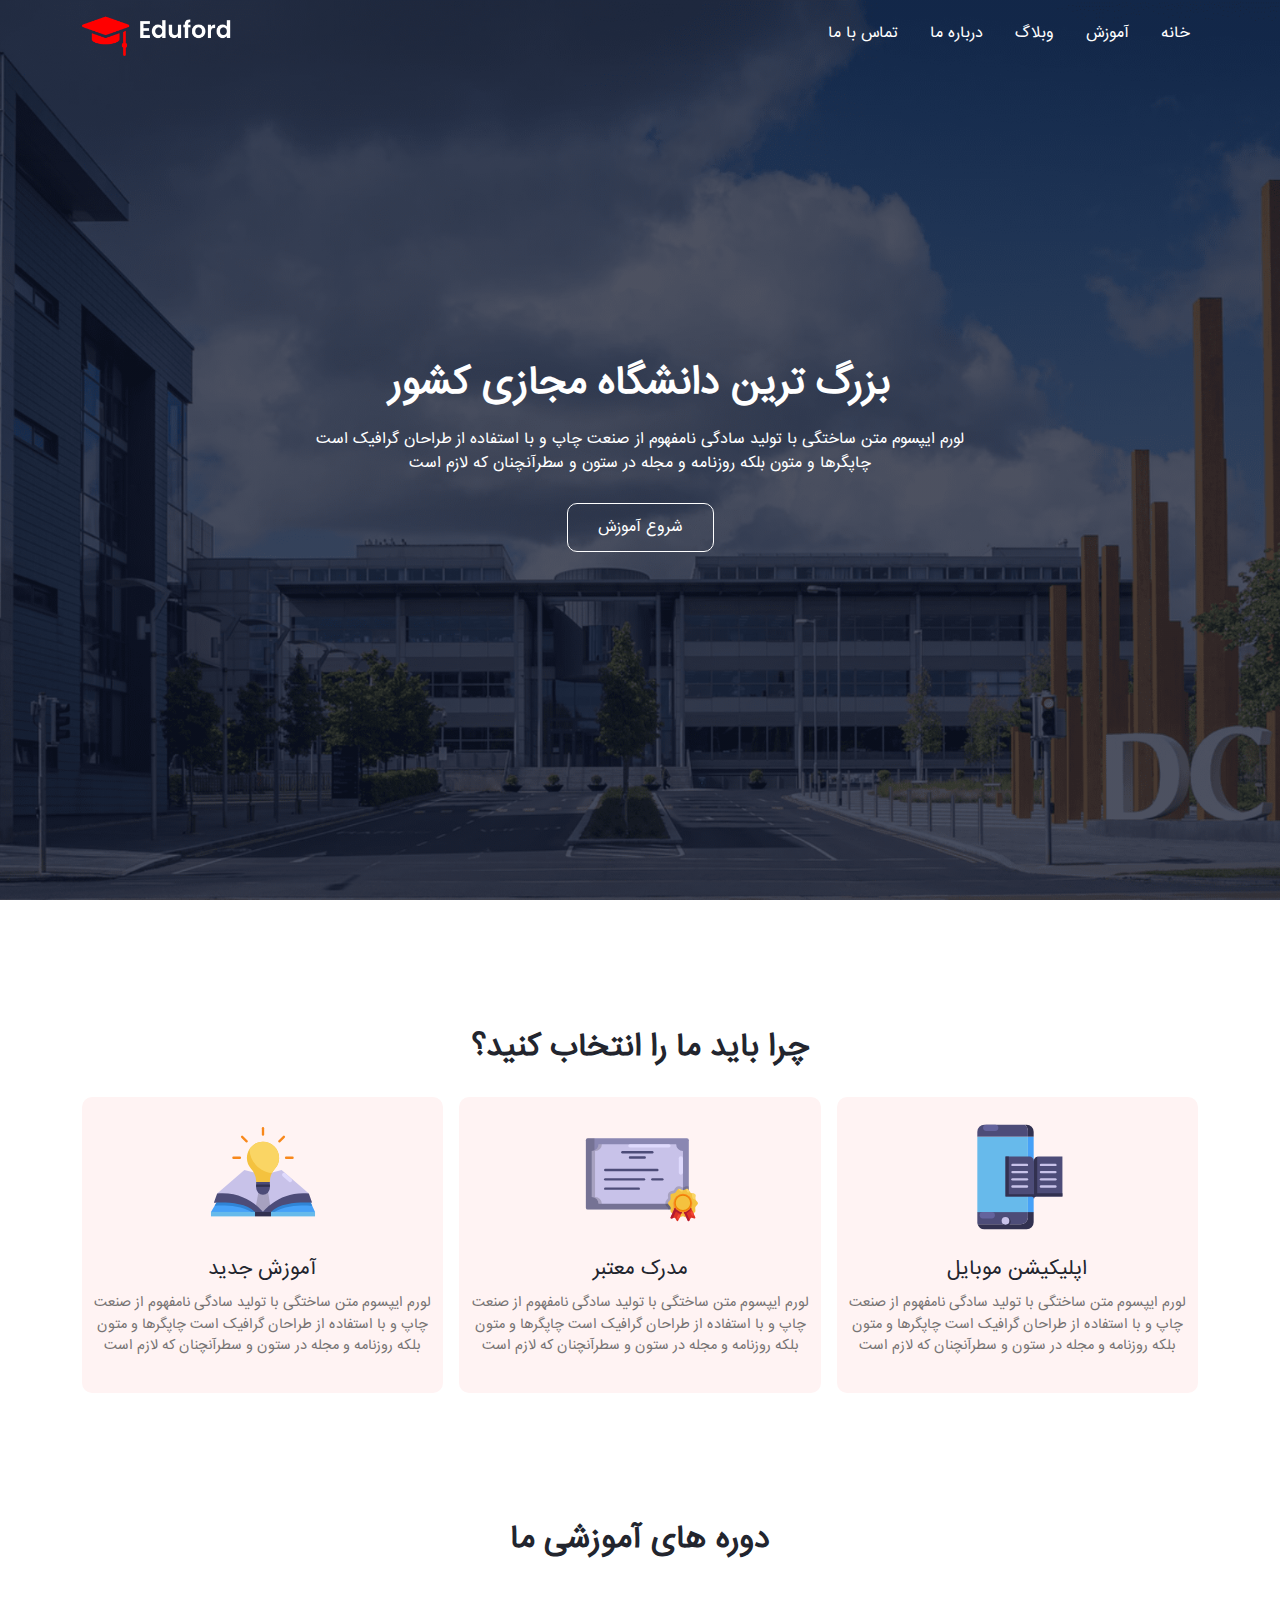
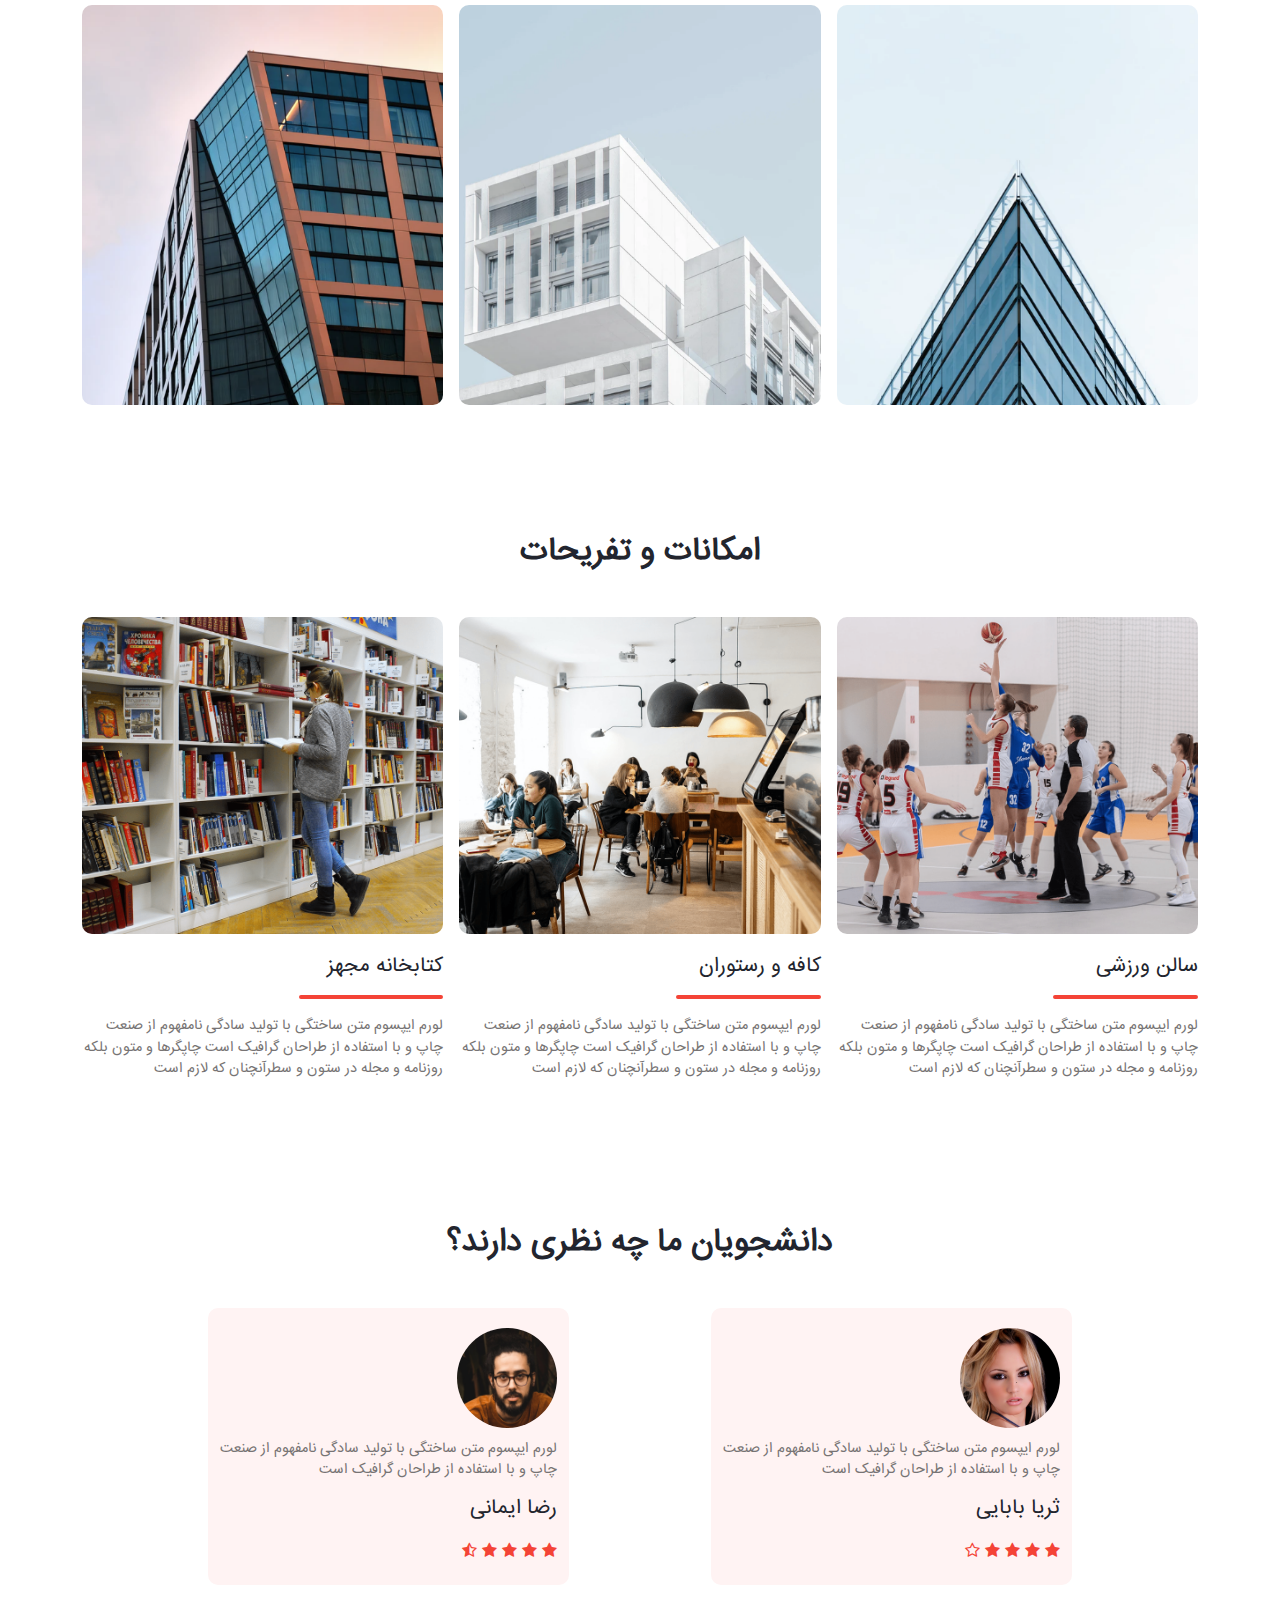
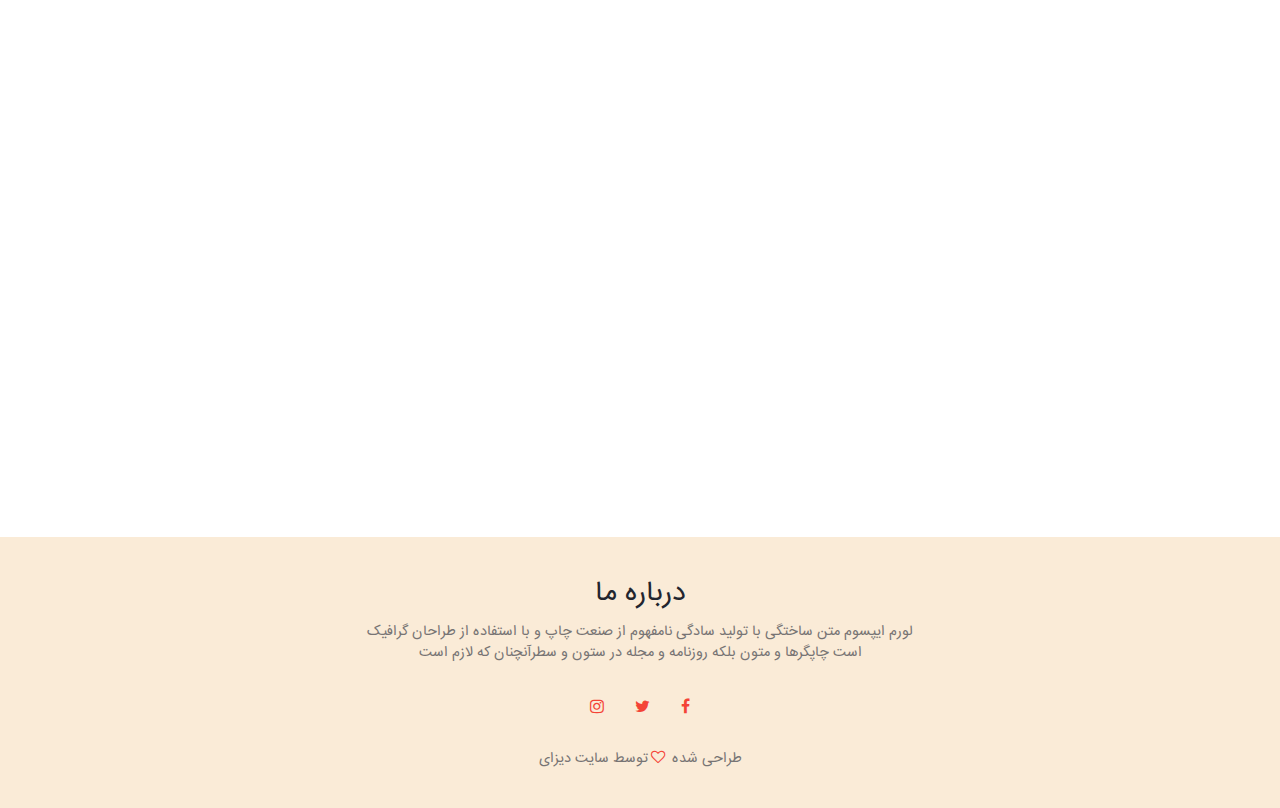
<file: index.html>
<!DOCTYPE html>
<html lang="ir-fa" dir="rtl">

<head>
    <meta charset="UTF-8">
    <meta name="viewport" content="width=device-width, initial-scale=1">
    <title>university</title>
    <link rel="stylesheet" href="style/bootstrap.min.css">
    <link rel="stylesheet" href="style/style.css">
    <link rel="stylesheet" href="https://cdnjs.cloudflare.com/ajax/libs/font-awesome/4.7.0/css/font-awesome.min.css">

</head>

<body>
    <!--------- navigation ---------->
    <header class="home">
        <nav class="navbar navbar-expand-md navbar-light">
            <div class="container flex-row-reverse">
                <!-- logo -->
                <a class="navbar-brand" href="#"><img src="images/logo.png"></a>
                <button class="navbar-toggler" type="button" data-bs-toggle="collapse" data-bs-target="#navbarSupportedContent" aria-controls="navbarSupportedContent" aria-expanded="false" aria-label="Toggle navigation">
                    <span class="navbar-toggler-icon"></span>
                </button>
                <!-- menu -->
                <div class="collapse navbar-collapse" id="navbarSupportedContent">
                    <ul class="navbar-nav mم-auto">
                        <li class="nav-item">
                            <a class="nav-link text-white" href="index.html">خانه</a>
                        </li>
                        <li class="nav-item">
                            <a class="nav-link text-white" href="cours.html">آموزش</a>
                        </li>
                        <li class="nav-item">
                            <a class="nav-link text-white" href="blog.html">وبلاگ</a>
                        </li>
                        <li class="nav-item">
                            <a class="nav-link text-white" href="about.html">درباره ما</a>
                        </li>
                        <li class="nav-item">
                            <a class="nav-link text-white" href="contact.html">تماس با ما</a>
                        </li>
                    </ul>
                </div>
            </div>
        </nav>
        <!--- header text --->
        <div class="header-text">
            <h1>بزرگ ترین دانشگاه مجازی کشور</h1>
            <p>لورم ایپسوم متن ساختگی با تولید سادگی نامفهوم از صنعت چاپ و با استفاده از طراحان گرافیک است <br> چاپگرها و متون بلکه روزنامه و مجله در ستون و سطرآنچنان که لازم است</p>
            <a class="btn-one" href="#">شروع آموزش</a>
        </div>

    </header>
    <!---------- cours ---------->
    <section class="container">
        <div class="row cours g-3">
            <h2>چرا باید ما را انتخاب کنید؟</h2>
            <div class="col-xs-12 col-sm-4">
                <div class="cours-item">
                    <img src="images/icon/iconfinder_6771578_book_education_mobile_phone_school_icon.svg">
                    <h3>اپلیکیشن موبایل</h3>
                    <p>لورم ایپسوم متن ساختگی با تولید سادگی نامفهوم از صنعت چاپ و با استفاده از طراحان گرافیک است چاپگرها و متون بلکه روزنامه و مجله در ستون و سطرآنچنان که لازم است</p>
                </div>
            </div>
            <div class="col-xs-12 col-sm-4">
                <div class="cours-item">
                    <img src="images/icon/iconfinder_6771579_certificates_champion_education_learning_medal_icon.svg">
                    <h3>مدرک معتبر</h3>
                    <p>لورم ایپسوم متن ساختگی با تولید سادگی نامفهوم از صنعت چاپ و با استفاده از طراحان گرافیک است چاپگرها و متون بلکه روزنامه و مجله در ستون و سطرآنچنان که لازم است</p>
                </div>
            </div>
            <div class="col-xs-12 col-sm-4">
                <div class="cours-item">
                    <img src="images/icon/iconfinder_6771589_book_education_idea_learning_school_icon.svg">
                    <h3>آموزش جدید</h3>
                    <p>لورم ایپسوم متن ساختگی با تولید سادگی نامفهوم از صنعت چاپ و با استفاده از طراحان گرافیک است چاپگرها و متون بلکه روزنامه و مجله در ستون و سطرآنچنان که لازم است</p>
                </div>
            </div>
        </div>
    </section>

    <!------- campus -------->
    <section class="container">
        <div class="row g-3 campus">
            <h2>دوره های آموزشی ما</h2>
            <div class="col-xs-12 col-sm-4">
                <div class="campus-item">
                    <img src="images/london.png">
                    <div class="campus-text">
                        <h3>تهران</h3>
                    </div>
                </div>
            </div>
            <div class="col-xs-12 col-sm-4">
                <div class="campus-item">
                    <img src="images/washington.png">
                    <div class="campus-text">
                        <h3>مشهد</h3>
                    </div>
                </div>
            </div>
            <div class="col-xs-12 col-sm-4">
                <div class="campus-item">
                    <img src="images/newyork.png">
                    <div class="campus-text">
                        <h3>شیراز</h3>
                    </div>
                </div>
            </div>
        </div>
    </section>
    <!---------- fun ----------->
    <section class="container">
        <div class="row g-3 fun">
            <h2>امکانات و تفریحات</h2>
            <div class="col-xs-12 col-sm-4">
                <div class="fun-item">
                    <img src="images/basketball.png">
                    <h3>سالن ورزشی</h3>
                    <hr>
                    <p>لورم ایپسوم متن ساختگی با تولید سادگی نامفهوم از صنعت چاپ و با استفاده از طراحان گرافیک است چاپگرها و متون بلکه روزنامه و مجله در ستون و سطرآنچنان که لازم است</p>
                </div>
            </div>
            <div class="col-xs-12 col-sm-4">
                <div class="fun-item">
                    <img src="images/cafeteria.png">
                    <h3>کافه و رستوران</h3>
                    <hr>
                    <p>لورم ایپسوم متن ساختگی با تولید سادگی نامفهوم از صنعت چاپ و با استفاده از طراحان گرافیک است چاپگرها و متون بلکه روزنامه و مجله در ستون و سطرآنچنان که لازم است</p>
                </div>
            </div>
            <div class="col-xs-12 col-sm-4">
                <div class="fun-item">
                    <img src="images/library.png">
                    <h3>کتابخانه مجهز</h3>
                    <hr>
                    <p>لورم ایپسوم متن ساختگی با تولید سادگی نامفهوم از صنعت چاپ و با استفاده از طراحان گرافیک است چاپگرها و متون بلکه روزنامه و مجله در ستون و سطرآنچنان که لازم است</p>
                </div>
            </div>
        </div>
    </section>
    <!---------- feedback ------------->
    <section class="container">
        <div class="row g-3 justify-content-evenly feed-back">
            <h2>دانشجویان ما چه نظری دارند؟</h2>
            <div class="col-xs-12 col-sm-4">
                <div class="feed-item">
                    <img src="images/user1.jpg">
                    <p>لورم ایپسوم متن ساختگی با تولید سادگی نامفهوم از صنعت چاپ و با استفاده از طراحان گرافیک است</p>
                    <h3>ثریا بابایی</h3>
                    <i class="fa fa-star"></i>
                    <i class="fa fa-star"></i>
                    <i class="fa fa-star"></i>
                    <i class="fa fa-star"></i>
                    <i class="fa fa-star-o"></i>
                </div>
            </div>
            <div class="col-xs-12 col-sm-4">
                <div class="feed-item">
                    <img src="images/user2.jpg">
                    <p>لورم ایپسوم متن ساختگی با تولید سادگی نامفهوم از صنعت چاپ و با استفاده از طراحان گرافیک است</p>
                    <h3>رضا ایمانی</h3>
                    <i class="fa fa-star"></i>
                    <i class="fa fa-star"></i>
                    <i class="fa fa-star"></i>
                    <i class="fa fa-star"></i>
                    <i class="fa fa-star-half-o"></i>
                </div>
            </div>
        </div>
    </section>
    <!---------------- contact to us --------->
    <section class="container">
        <div class="row cts">
            <div class="col-12">
                <h2>برای آشنایی بیشتر با ما در ارتباط باشید</h2>
                <a class="btn-one" href="#">تماس با ما</a>
            </div>
        </div>
    </section>
    <!----------- footer ----------->
    <footer>
        <div class="container">
            <div class="row text-center">
                <div class="col-12">
                    <h3>درباره ما</h3>
                    <p class="col-md-6 mx-auto">لورم ایپسوم متن ساختگی با تولید سادگی نامفهوم از صنعت چاپ و با استفاده از طراحان گرافیک است چاپگرها و متون بلکه روزنامه و مجله در ستون و سطرآنچنان که لازم است</p>
                    <div class="icon-footer">
                        <i class="fa fa-facebook"></i>
                        <i class="fa fa-twitter"></i>
                        <i class="fa fa-instagram"></i>
                    </div>
                    <p>طراحی شده <i class="fa fa-heart-o"></i>توسط سایت دیزای</p>
                </div>
            </div>
        </div>
    </footer>
    <!----- alert ---------->

    <div class="alert alert-success alert-hide" role="alert">
        این سایت با استفاده از Html, Css & Bootstrap ساخته شده است
    </div>
    
    <!-------- js ----------->
    <script src="js/bootstrap.bundle.min.js"></script>
    <!---------- alert --------------->
<script>
    const alerts = document.querySelector(".alert");
    const hide = setTimeout(function() {
        alerts.classList.add("alert-hide");
    }, 7500);

    window.addEventListener("load", () => {
        hide;
        setTimeout(() => {
            alerts.classList.remove("alert-hide");
        }, 1500);
    });

</script>

</body>

</html>
</file>
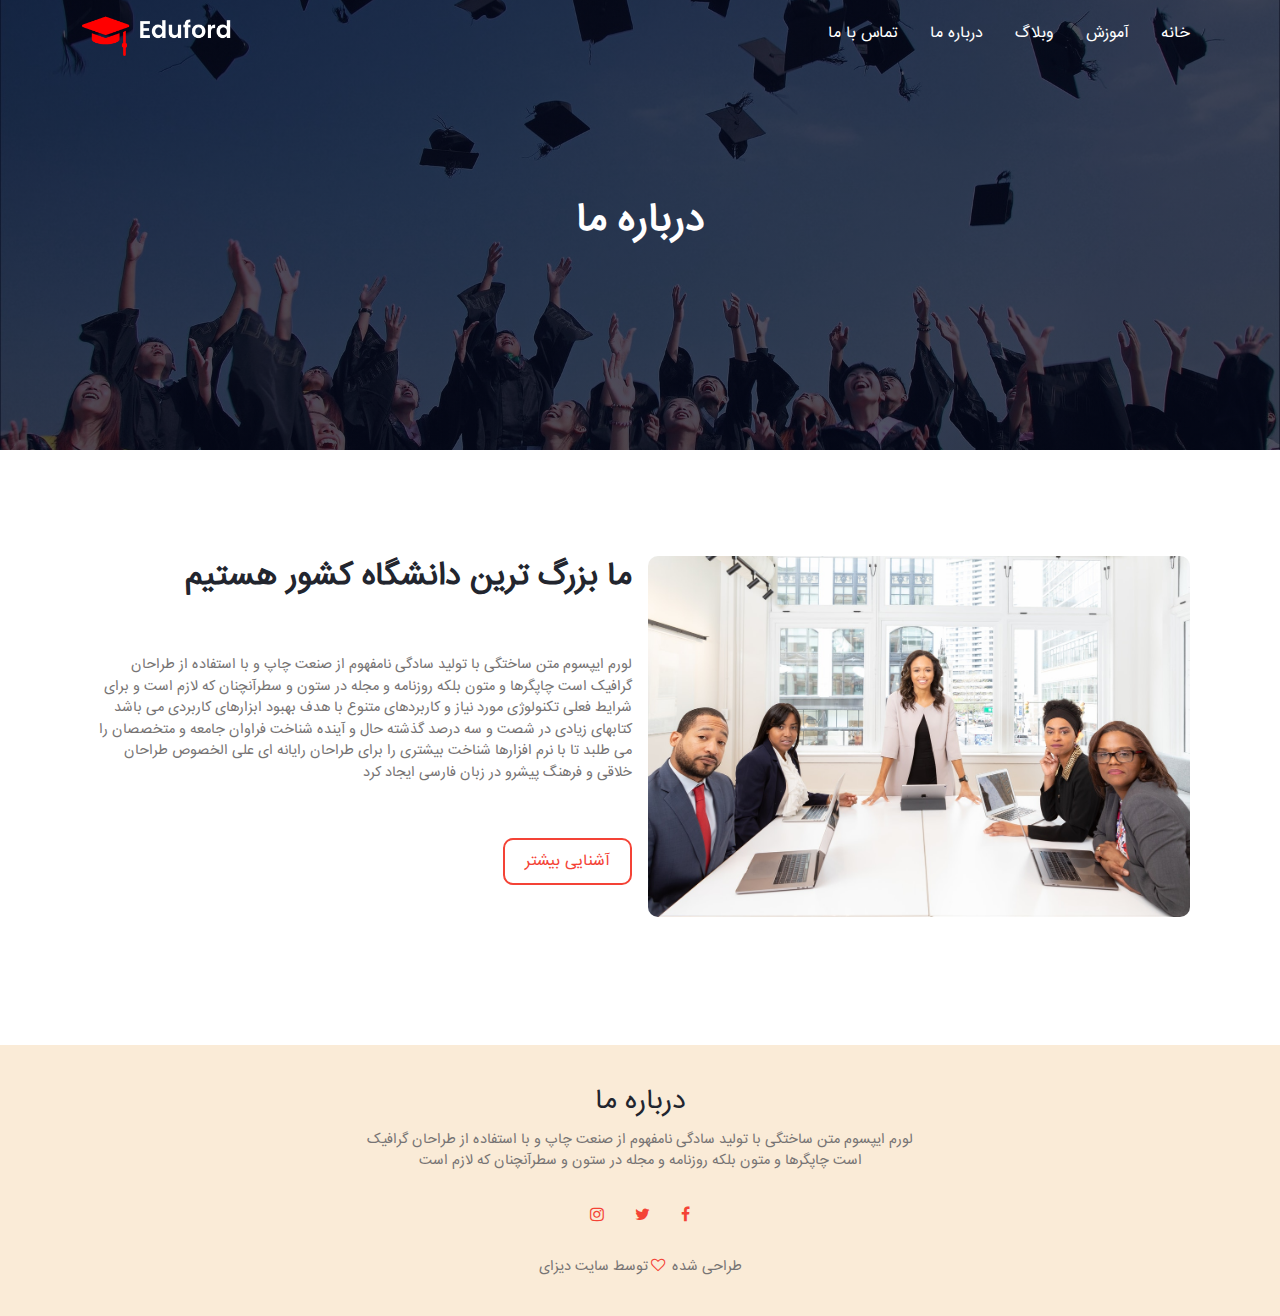
<file: about.html>
<!DOCTYPE html>
<html lang="ir-fa" dir="rtl">
<head>
    <meta charset="UTF-8">
    <meta name="viewport" content="width=device-width, initial-scale=1">
    <title>university</title>
    <link rel="stylesheet" href="style/bootstrap.min.css">
    <link rel="stylesheet" href="style/style.css">
    <link rel="stylesheet" href="https://cdnjs.cloudflare.com/ajax/libs/font-awesome/4.7.0/css/font-awesome.min.css">

</head>

<body>
    <!--------- navigation ---------->
    <header class="about">
        <nav class="navbar navbar-expand-md navbar-light">
            <div class="container flex-row-reverse">
                <!-- logo -->
                <a class="navbar-brand" href="#"><img src="images/logo.png"></a>
                <button class="navbar-toggler" type="button" data-bs-toggle="collapse" data-bs-target="#navbarSupportedContent" aria-controls="navbarSupportedContent" aria-expanded="false" aria-label="Toggle navigation">
                    <span class="navbar-toggler-icon"></span>
                </button>
                <!-- menu -->
                <div class="collapse navbar-collapse" id="navbarSupportedContent">
                    <ul class="navbar-nav mم-auto">
                        <li class="nav-item">
                            <a class="nav-link text-white" href="index.html">خانه</a>
                        </li>
                        <li class="nav-item">
                            <a class="nav-link text-white" href="cours.html">آموزش</a>
                        </li>
                        <li class="nav-item">
                            <a class="nav-link text-white" href="blog.html">وبلاگ</a>
                        </li>
                        <li class="nav-item">
                            <a class="nav-link text-white" href="about.html">درباره ما</a>
                        </li>
                        <li class="nav-item">
                            <a class="nav-link text-white" href="contact.html">تماس با ما</a>
                        </li>
                    </ul>
                </div>
            </div>
        </nav>
        <!--- header text --->
        <div class="header-text">
            <h1>درباره ما</h1>
        </div>

    </header>
    <!---------- about us ---------->
    <section class="container">
        <div class="row g-3 about-us">
            <div class="col-xs-12 col-md-6">
                <img src="images/about.jpg">
            </div>
            <div class="col-xs-12 col-md-6">
                <h2>ما بزرگ ترین دانشگاه کشور هستیم</h2>
                <p>لورم ایپسوم متن ساختگی با تولید سادگی نامفهوم از صنعت چاپ و با استفاده از طراحان گرافیک است چاپگرها و متون بلکه روزنامه و مجله در ستون و سطرآنچنان که لازم است و برای شرایط فعلی تکنولوژی مورد نیاز و کاربردهای متنوع با هدف بهبود ابزارهای کاربردی می باشد کتابهای زیادی در شصت و سه درصد گذشته حال و آینده شناخت فراوان جامعه و متخصصان را می طلبد تا با نرم افزارها شناخت بیشتری را برای طراحان رایانه ای علی الخصوص طراحان خلاقی و فرهنگ پیشرو در زبان فارسی ایجاد کرد</p>
                <a class="btn-two" href="#">آشنایی بیشتر</a>
            </div>
        </div>

    </section>

    <!----------- footer ----------->
    <footer>
        <div class="container">
            <div class="row text-center">
                <div class="col-12">
                    <h3>درباره ما</h3>
                    <p class="col-md-6 mx-auto">لورم ایپسوم متن ساختگی با تولید سادگی نامفهوم از صنعت چاپ و با استفاده از طراحان گرافیک است چاپگرها و متون بلکه روزنامه و مجله در ستون و سطرآنچنان که لازم است</p>
                    <div class="icon-footer">
                        <i class="fa fa-facebook"></i>
                        <i class="fa fa-twitter"></i>
                        <i class="fa fa-instagram"></i>
                    </div>
                    <p>طراحی شده <i class="fa fa-heart-o"></i>توسط سایت دیزای</p>
                </div>
            </div>
        </div>
    </footer>

    <script src="js/bootstrap.bundle.min.js"></script>

</body></html>
</file>
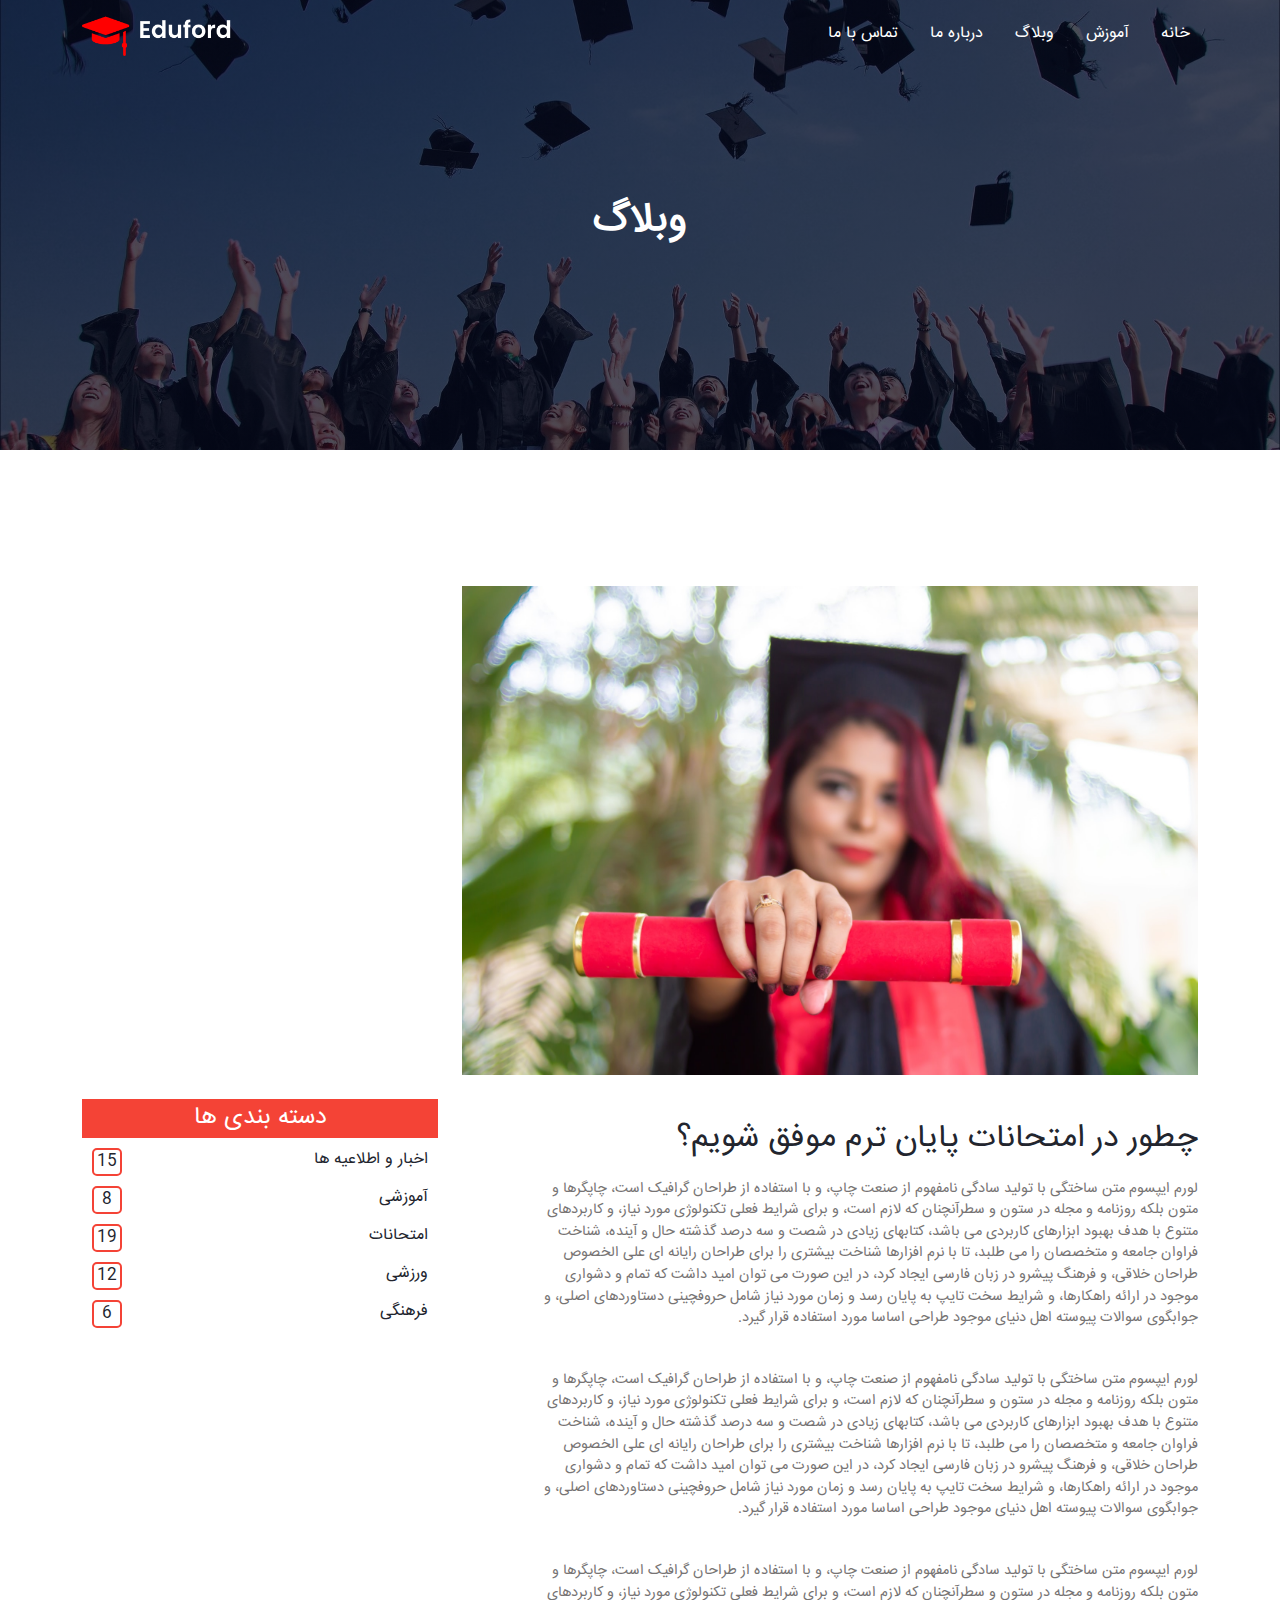
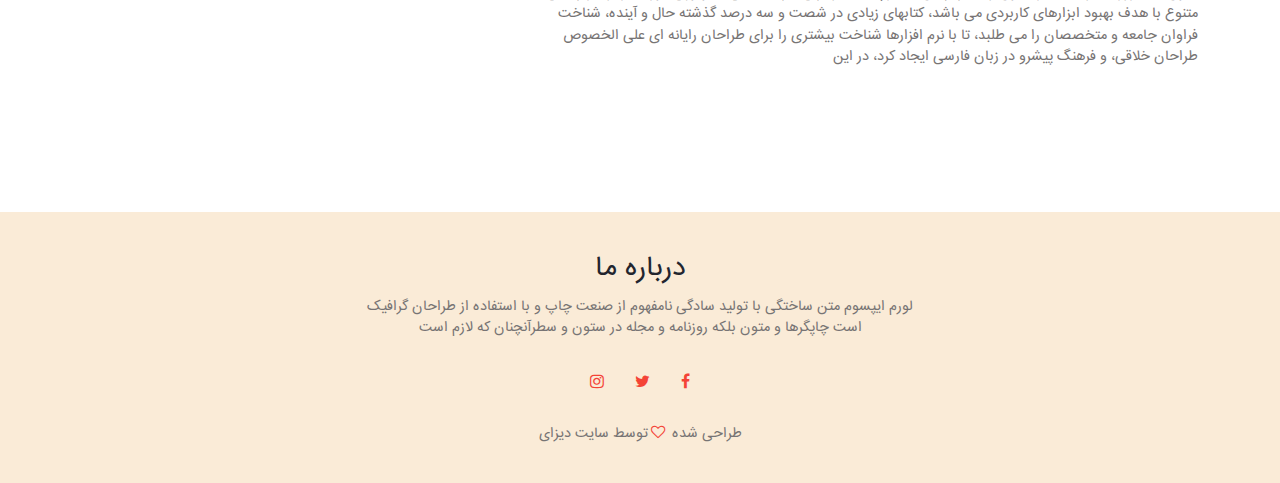
<file: blog.html>
<!DOCTYPE html>
<html lang="ir-fa" dir="rtl">

<head>
    <meta charset="UTF-8">
    <meta name="viewport" content="width=device-width, initial-scale=1">
    <title>university</title>
    <link rel="stylesheet" href="style/bootstrap.min.css">
    <link rel="stylesheet" href="style/style.css">
    <link rel="stylesheet" href="https://cdnjs.cloudflare.com/ajax/libs/font-awesome/4.7.0/css/font-awesome.min.css">

</head>

<body>
    <!--------- navigation ---------->
    <header class="about">
        <nav class="navbar navbar-expand-md navbar-light">
            <div class="container flex-row-reverse">
                <!-- logo -->
                <a class="navbar-brand" href="#"><img src="images/logo.png"></a>
                <button class="navbar-toggler" type="button" data-bs-toggle="collapse" data-bs-target="#navbarSupportedContent" aria-controls="navbarSupportedContent" aria-expanded="false" aria-label="Toggle navigation">
                    <span class="navbar-toggler-icon"></span>
                </button>
                <!-- menu -->
                <div class="collapse navbar-collapse" id="navbarSupportedContent">
                    <ul class="navbar-nav mم-auto">
                        <li class="nav-item">
                            <a class="nav-link text-white" href="index.html">خانه</a>
                        </li>
                        <li class="nav-item">
                            <a class="nav-link text-white" href="cours.html">آموزش</a>
                        </li>
                        <li class="nav-item">
                            <a class="nav-link text-white" href="blog.html">وبلاگ</a>
                        </li>
                        <li class="nav-item">
                            <a class="nav-link text-white" href="about.html">درباره ما</a>
                        </li>
                        <li class="nav-item">
                            <a class="nav-link text-white" href="contact.html">تماس با ما</a>
                        </li>
                    </ul>
                </div>
            </div>
        </nav>
        <!--- header text --->
        <div class="header-text">
            <h1>وبلاگ</h1>
        </div>

    </header>
    <!---------- blog ---------->
    <section class="container">
        <div class="row g-4 blog">
            <div class="col-xs-12 col-md-8">
                <img src="images/certificate.jpg">
            </div>
            <div class="col-xs-12 col-md-8">
                <h2>چطور در امتحانات پایان ترم موفق شویم؟</h2>
                <p>لورم ایپسوم متن ساختگی با تولید سادگی نامفهوم از صنعت چاپ، و با استفاده از طراحان گرافیک است، چاپگرها و متون بلکه روزنامه و مجله در ستون و سطرآنچنان که لازم است، و برای شرایط فعلی تکنولوژی مورد نیاز، و کاربردهای متنوع با هدف بهبود ابزارهای کاربردی می باشد، کتابهای زیادی در شصت و سه درصد گذشته حال و آینده، شناخت فراوان جامعه و متخصصان را می طلبد، تا با نرم افزارها شناخت بیشتری را برای طراحان رایانه ای علی الخصوص طراحان خلاقی، و فرهنگ پیشرو در زبان فارسی ایجاد کرد، در این صورت می توان امید داشت که تمام و دشواری موجود در ارائه راهکارها، و شرایط سخت تایپ به پایان رسد و زمان مورد نیاز شامل حروفچینی دستاوردهای اصلی، و جوابگوی سوالات پیوسته اهل دنیای موجود طراحی اساسا مورد استفاده قرار گیرد.</p>
                <br>
                <p>لورم ایپسوم متن ساختگی با تولید سادگی نامفهوم از صنعت چاپ، و با استفاده از طراحان گرافیک است، چاپگرها و متون بلکه روزنامه و مجله در ستون و سطرآنچنان که لازم است، و برای شرایط فعلی تکنولوژی مورد نیاز، و کاربردهای متنوع با هدف بهبود ابزارهای کاربردی می باشد، کتابهای زیادی در شصت و سه درصد گذشته حال و آینده، شناخت فراوان جامعه و متخصصان را می طلبد، تا با نرم افزارها شناخت بیشتری را برای طراحان رایانه ای علی الخصوص طراحان خلاقی، و فرهنگ پیشرو در زبان فارسی ایجاد کرد، در این صورت می توان امید داشت که تمام و دشواری موجود در ارائه راهکارها، و شرایط سخت تایپ به پایان رسد و زمان مورد نیاز شامل حروفچینی دستاوردهای اصلی، و جوابگوی سوالات پیوسته اهل دنیای موجود طراحی اساسا مورد استفاده قرار گیرد.</p>
                <br>
                <p>لورم ایپسوم متن ساختگی با تولید سادگی نامفهوم از صنعت چاپ، و با استفاده از طراحان گرافیک است، چاپگرها و متون بلکه روزنامه و مجله در ستون و سطرآنچنان که لازم است، و برای شرایط فعلی تکنولوژی مورد نیاز، و کاربردهای متنوع با هدف بهبود ابزارهای کاربردی می باشد، کتابهای زیادی در شصت و سه درصد گذشته حال و آینده، شناخت فراوان جامعه و متخصصان را می طلبد، تا با نرم افزارها شناخت بیشتری را برای طراحان رایانه ای علی الخصوص طراحان خلاقی، و فرهنگ پیشرو در زبان فارسی ایجاد کرد، در این </p>
            </div>
            <div class="col-xs-12 col-md-4 cat">
                <h4>دسته بندی ها</h4>
                <div class="cati">
                    <span>اخبار و اطلاعیه ها</span>
                    <span class="num">15</span>
                </div>
                <div class="cati">
                    <span>آموزشی</span>
                    <span class="num">8</span>
                </div>
                <div class="cati">
                    <span>امتحانات</span>
                    <span class="num">19</span>
                </div>
                <div class="cati">
                    <span>ورزشی</span>
                    <span class="num">12</span>
                </div>
                <div class="cati">
                    <span>فرهنگی</span>
                    <span class="num">6</span>
                </div>

            </div>


        </div>

    </section>

    <!----------- footer ----------->
    <footer>
        <div class="container">
            <div class="row text-center">
                <div class="col-12">
                    <h3>درباره ما</h3>
                    <p class="col-md-6 mx-auto">لورم ایپسوم متن ساختگی با تولید سادگی نامفهوم از صنعت چاپ و با استفاده از طراحان گرافیک است چاپگرها و متون بلکه روزنامه و مجله در ستون و سطرآنچنان که لازم است</p>
                    <div class="icon-footer">
                        <i class="fa fa-facebook"></i>
                        <i class="fa fa-twitter"></i>
                        <i class="fa fa-instagram"></i>
                    </div>
                    <p>طراحی شده <i class="fa fa-heart-o"></i>توسط سایت دیزای</p>
                </div>
            </div>
        </div>
    </footer>

    <script src="js/bootstrap.bundle.min.js"></script>

</body>

</html>
</file>
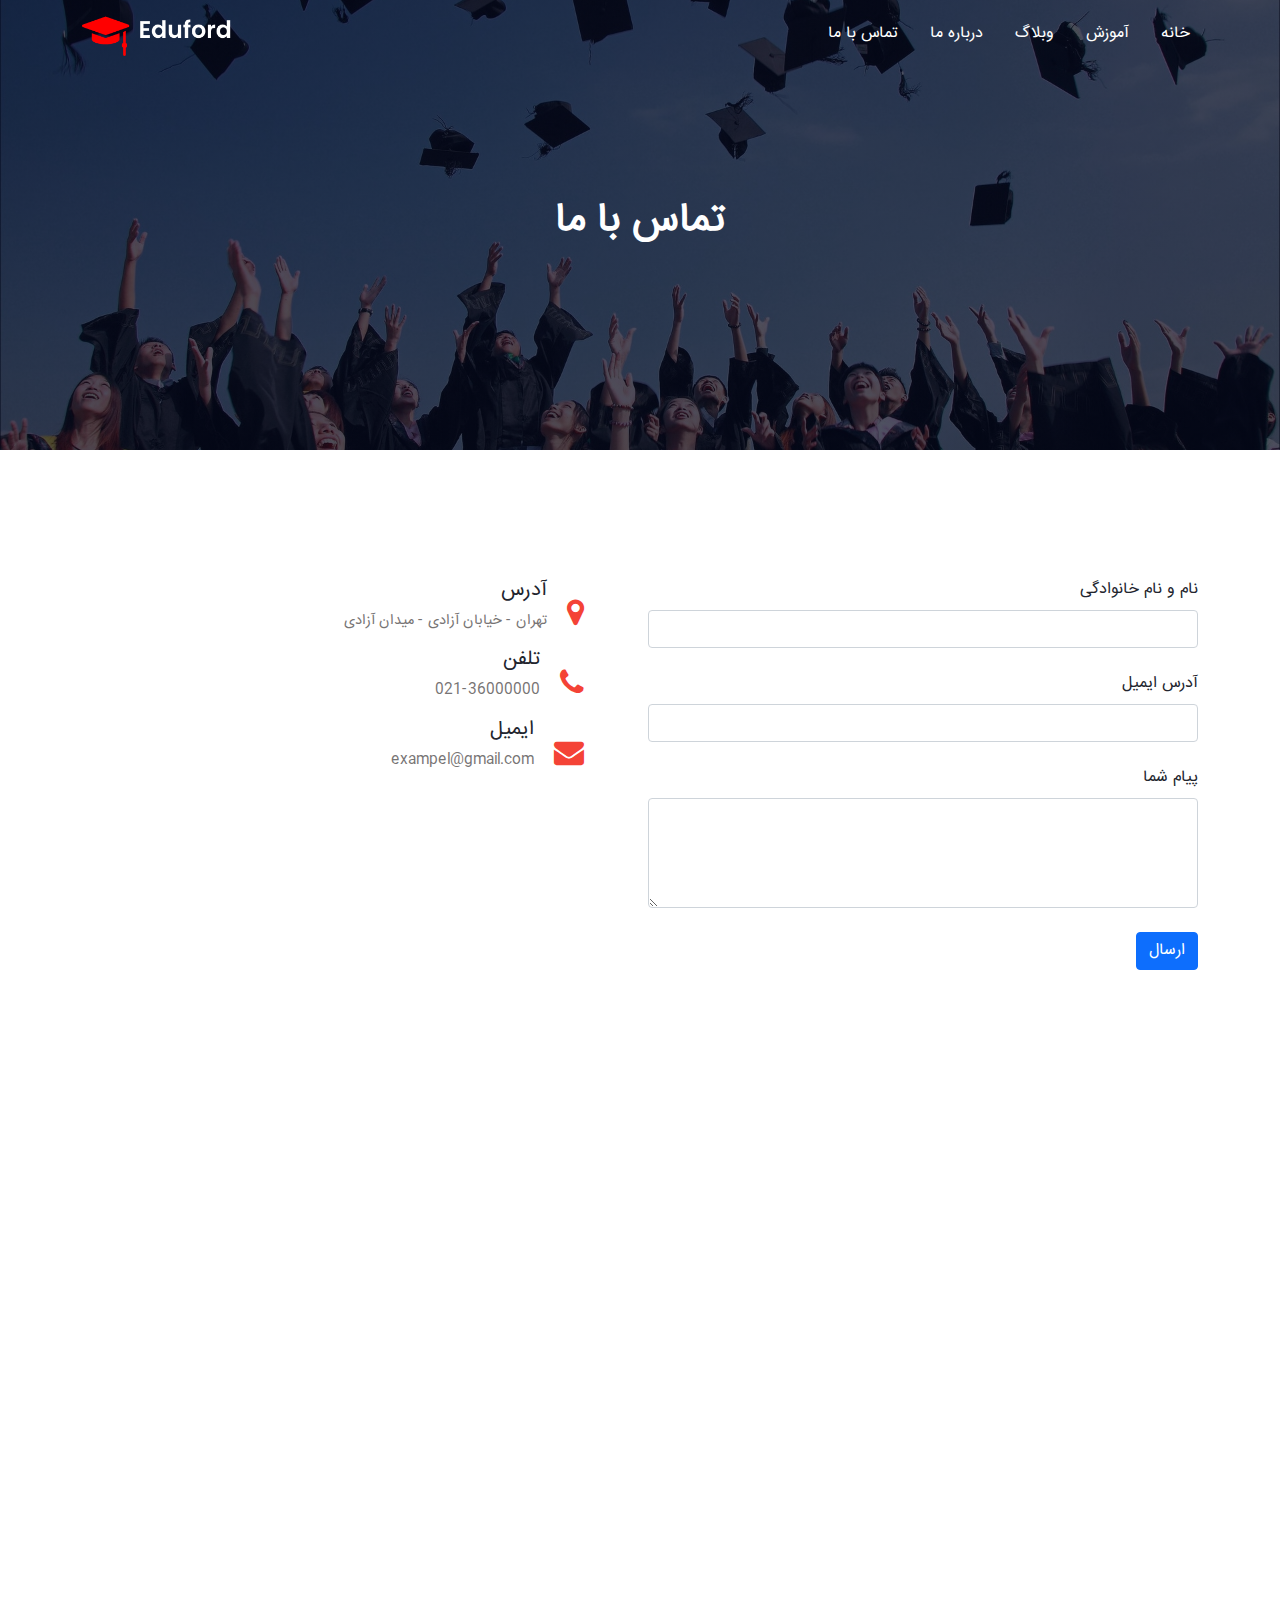
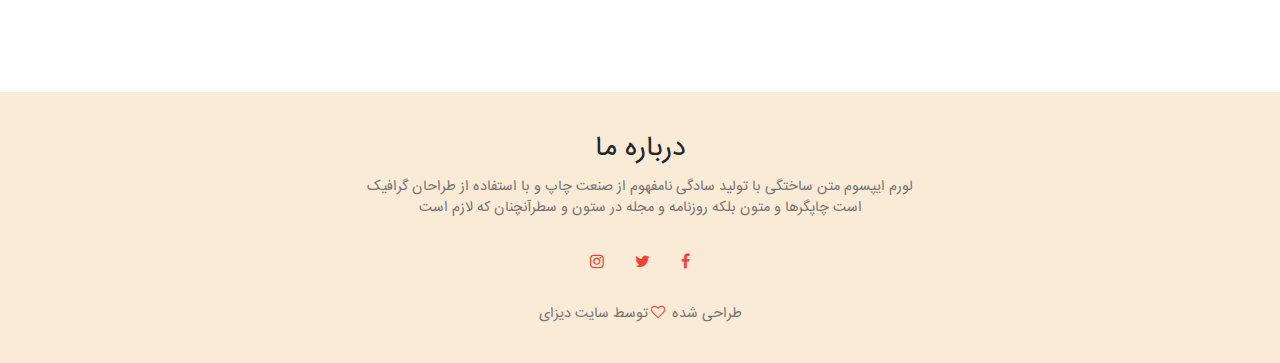
<file: contact.html>
<!DOCTYPE html>
<html lang="ir-fa" dir="rtl">

<head>
    <meta charset="UTF-8">
    <meta name="viewport" content="width=device-width, initial-scale=1">
    <title>university</title>
    <link rel="stylesheet" href="style/bootstrap.min.css">
    <link rel="stylesheet" href="style/style.css">
    <link rel="stylesheet" href="https://cdnjs.cloudflare.com/ajax/libs/font-awesome/4.7.0/css/font-awesome.min.css">

</head>

<body>
    <!--------- navigation ---------->
    <header class="about">
        <nav class="navbar navbar-expand-md navbar-light">
            <div class="container flex-row-reverse">
                <!-- logo -->
                <a class="navbar-brand" href="#"><img src="images/logo.png"></a>
                <button class="navbar-toggler" type="button" data-bs-toggle="collapse" data-bs-target="#navbarSupportedContent" aria-controls="navbarSupportedContent" aria-expanded="false" aria-label="Toggle navigation">
                    <span class="navbar-toggler-icon"></span>
                </button>
                <!-- menu -->
                <div class="collapse navbar-collapse" id="navbarSupportedContent">
                    <ul class="navbar-nav mم-auto">
                        <li class="nav-item">
                            <a class="nav-link text-white" href="index.html">خانه</a>
                        </li>
                        <li class="nav-item">
                            <a class="nav-link text-white" href="cours.html">آموزش</a>
                        </li>
                        <li class="nav-item">
                            <a class="nav-link text-white" href="blog.html">وبلاگ</a>
                        </li>
                        <li class="nav-item">
                            <a class="nav-link text-white" href="about.html">درباره ما</a>
                        </li>
                        <li class="nav-item">
                            <a class="nav-link text-white" href="contact.html">تماس با ما</a>
                        </li>
                    </ul>
                </div>
            </div>
        </nav>
        <!--- header text --->
        <div class="header-text">
            <h1>تماس با ما</h1>
        </div>

    </header>
    <!---------- contact us ---------->
    <section class="container">
        <div class="row g-3 contact-us">
            <form class="col-12 col-md-6">
                <!-- Name input -->
                <div class="form-outline mb-4">
                    <label class="form-label" for="form4Example1">نام و نام خانوادگی</label>
                    <input type="text" id="form4Example1" class="form-control" />
                </div>

                <!-- Email input -->
                <div class="form-outline mb-4">
                    <label class="form-label" for="form4Example2">آدرس ایمیل</label>
                    <input type="email" id="form4Example2" class="form-control" />
                </div>

                <!-- Message input -->
                <div class="form-outline mb-4">
                    <label class="form-label" for="form4Example3">پیام شما</label>
                    <textarea class="form-control" id="form4Example3" rows="4"></textarea>
                </div>
                <!-- Submit button -->
                <button type="submit" class="btn btn-primary btn-block mb-4">ارسال</button>
            </form>
            <!--------- address ---------->
            <div class="col-12 col-md-6">
                <div class="address me-md-5">
                    <div class="address-item">
                        <i class="fa fa-map-marker"></i>
                        <div class="address-text">
                            <h5>آدرس</h5>
                            <p>تهران - خیابان آزادی - میدان آزادی</p>
                        </div>
                    </div>
                    <div class="address-item">
                        <i class="fa fa-phone"></i>
                        <div class="address-text">
                            <h5>تلفن</h5>
                            <p>021-36000000</p>
                        </div>
                    </div>
                    <div class="address-item">
                        <i class="fa fa-envelope"></i>
                        <div class="address-text">
                            <h5>ایمیل</h5>
                            <p>exampel@gmail.com</p>
                        </div>
                    </div>
                </div>
            </div>
        </div>
    </section>
    <!------------- map------------>
    <section class="container">
        <div class="row map">
            <div>
                <iframe src="https://www.google.com/maps/embed?pb=!1m18!1m12!1m3!1d12960.040245615024!2d51.32885720013172!3d35.70137001812893!2m3!1f0!2f0!3f0!3m2!1i1024!2i768!4f13.1!3m3!1m2!1s0x3f8dfe0576a5de99%3A0x2364a66fc5c7eb41!2sTehran%20Province%2C%20Tehran%2C%20Azadi%20Square!5e0!3m2!1sen!2s!4v1625501266151!5m2!1sen!2s" width="600" height="450" style="border:0;" allowfullscreen="" loading="lazy"></iframe>
            </div>

        </div>

    </section>

    <!----------- footer ----------->
    <footer>
        <div class="container">
            <div class="row text-center">
                <div class="col-12">
                    <h3>درباره ما</h3>
                    <p class="col-md-6 mx-auto">لورم ایپسوم متن ساختگی با تولید سادگی نامفهوم از صنعت چاپ و با استفاده از طراحان گرافیک است چاپگرها و متون بلکه روزنامه و مجله در ستون و سطرآنچنان که لازم است</p>
                    <div class="icon-footer">
                        <i class="fa fa-facebook"></i>
                        <i class="fa fa-twitter"></i>
                        <i class="fa fa-instagram"></i>
                    </div>
                    <p>طراحی شده <i class="fa fa-heart-o"></i>توسط سایت دیزای</p>
                </div>
            </div>
        </div>
    </footer>

    <script src="js/bootstrap.bundle.min.js"></script>

</body>

</html>
</file>
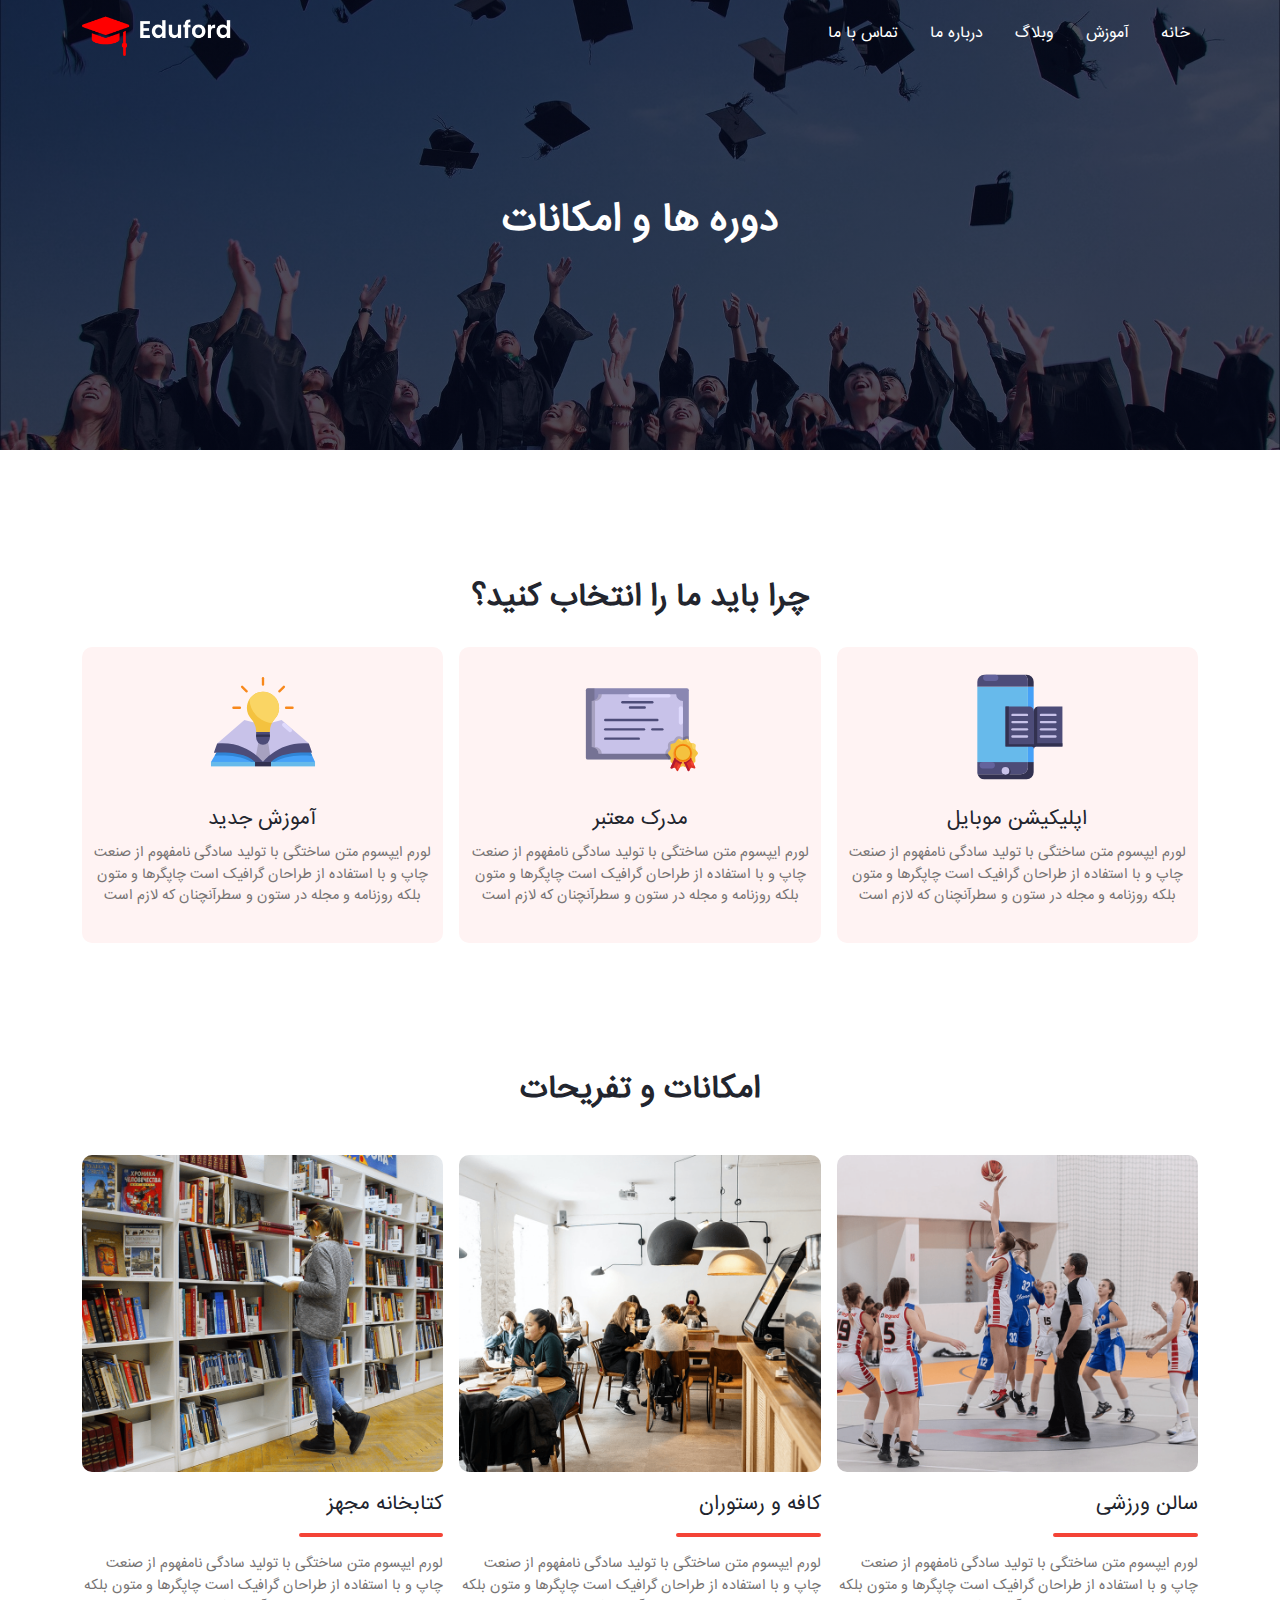
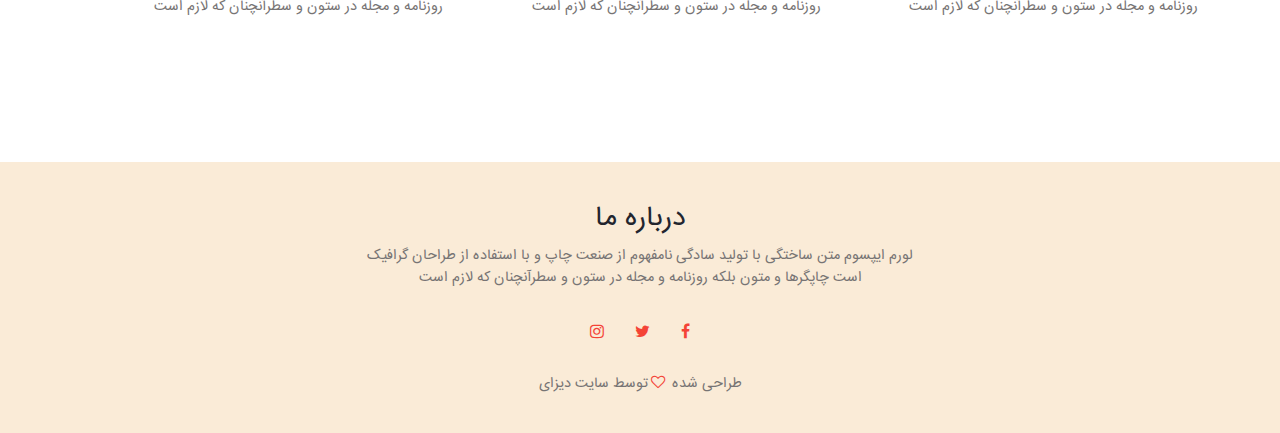
<file: cours.html>
<!DOCTYPE html>
<html lang="ir-fa" dir="rtl">

<head>
    <meta charset="UTF-8">
    <meta name="viewport" content="width=device-width, initial-scale=1">
    <title>university</title>
    <link rel="stylesheet" href="style/bootstrap.min.css">
    <link rel="stylesheet" href="style/style.css">
    <link rel="stylesheet" href="https://cdnjs.cloudflare.com/ajax/libs/font-awesome/4.7.0/css/font-awesome.min.css">

</head>

<body>
    <!--------- navigation ---------->
    <header class="about">
        <nav class="navbar navbar-expand-md navbar-light">
            <div class="container flex-row-reverse">
                <!-- logo -->
                <a class="navbar-brand" href="#"><img src="images/logo.png"></a>
                <button class="navbar-toggler" type="button" data-bs-toggle="collapse" data-bs-target="#navbarSupportedContent" aria-controls="navbarSupportedContent" aria-expanded="false" aria-label="Toggle navigation">
                    <span class="navbar-toggler-icon"></span>
                </button>
                <!-- menu -->
                <div class="collapse navbar-collapse" id="navbarSupportedContent">
                    <ul class="navbar-nav mم-auto">
                        <li class="nav-item">
                            <a class="nav-link text-white" href="index.html">خانه</a>
                        </li>
                        <li class="nav-item">
                            <a class="nav-link text-white" href="cours.html">آموزش</a>
                        </li>
                        <li class="nav-item">
                            <a class="nav-link text-white" href="blog.html">وبلاگ</a>
                        </li>
                        <li class="nav-item">
                            <a class="nav-link text-white" href="about.html">درباره ما</a>
                        </li>
                        <li class="nav-item">
                            <a class="nav-link text-white" href="contact.html">تماس با ما</a>
                        </li>

                    </ul>
                </div>
            </div>
        </nav>
        <!--- header text --->
        <div class="header-text">
            <h1>دوره ها و امکانات</h1>
        </div>

    </header>
    <!---------- cours ---------->
    <section class="container">
        <div class="row cours g-3">
            <h2>چرا باید ما را انتخاب کنید؟</h2>
            <div class="col-xs-12 col-sm-4">
                <div class="cours-item">
                    <img src="images/icon/iconfinder_6771578_book_education_mobile_phone_school_icon.svg">
                    <h3>اپلیکیشن موبایل</h3>
                    <p>لورم ایپسوم متن ساختگی با تولید سادگی نامفهوم از صنعت چاپ و با استفاده از طراحان گرافیک است چاپگرها و متون بلکه روزنامه و مجله در ستون و سطرآنچنان که لازم است</p>
                </div>
            </div>
            <div class="col-xs-12 col-sm-4">
                <div class="cours-item">
                    <img src="images/icon/iconfinder_6771579_certificates_champion_education_learning_medal_icon.svg">
                    <h3>مدرک معتبر</h3>
                    <p>لورم ایپسوم متن ساختگی با تولید سادگی نامفهوم از صنعت چاپ و با استفاده از طراحان گرافیک است چاپگرها و متون بلکه روزنامه و مجله در ستون و سطرآنچنان که لازم است</p>
                </div>
            </div>
            <div class="col-xs-12 col-sm-4">
                <div class="cours-item">
                    <img src="images/icon/iconfinder_6771589_book_education_idea_learning_school_icon.svg">
                    <h3>آموزش جدید</h3>
                    <p>لورم ایپسوم متن ساختگی با تولید سادگی نامفهوم از صنعت چاپ و با استفاده از طراحان گرافیک است چاپگرها و متون بلکه روزنامه و مجله در ستون و سطرآنچنان که لازم است</p>
                </div>
            </div>
        </div>
    </section>
    <!--------- fun ----------->
    <section class="container">
        <div class="row g-3 fun">
            <h2>امکانات و تفریحات</h2>
            <div class="col-xs-12 col-sm-4">
                <div class="fun-item">
                    <img src="images/basketball.png">
                    <h3>سالن ورزشی</h3>
                    <hr>
                    <p>لورم ایپسوم متن ساختگی با تولید سادگی نامفهوم از صنعت چاپ و با استفاده از طراحان گرافیک است چاپگرها و متون بلکه روزنامه و مجله در ستون و سطرآنچنان که لازم است</p>
                </div>
            </div>
            <div class="col-xs-12 col-sm-4">
                <div class="fun-item">
                    <img src="images/cafeteria.png">
                    <h3>کافه و رستوران</h3>
                    <hr>
                    <p>لورم ایپسوم متن ساختگی با تولید سادگی نامفهوم از صنعت چاپ و با استفاده از طراحان گرافیک است چاپگرها و متون بلکه روزنامه و مجله در ستون و سطرآنچنان که لازم است</p>
                </div>
            </div>
            <div class="col-xs-12 col-sm-4">
                <div class="fun-item">
                    <img src="images/library.png">
                    <h3>کتابخانه مجهز</h3>
                    <hr>
                    <p>لورم ایپسوم متن ساختگی با تولید سادگی نامفهوم از صنعت چاپ و با استفاده از طراحان گرافیک است چاپگرها و متون بلکه روزنامه و مجله در ستون و سطرآنچنان که لازم است</p>
                </div>
            </div>
        </div>
    </section>
    <!----------- footer ----------->
    <footer>
        <div class="container">
            <div class="row text-center">
                <div class="col-12">
                    <h3>درباره ما</h3>
                    <p class="col-md-6 mx-auto">لورم ایپسوم متن ساختگی با تولید سادگی نامفهوم از صنعت چاپ و با استفاده از طراحان گرافیک است چاپگرها و متون بلکه روزنامه و مجله در ستون و سطرآنچنان که لازم است</p>
                    <div class="icon-footer">
                        <i class="fa fa-facebook"></i>
                        <i class="fa fa-twitter"></i>
                        <i class="fa fa-instagram"></i>
                    </div>
                    <p>طراحی شده <i class="fa fa-heart-o"></i>توسط سایت دیزای</p>
                </div>
            </div>
        </div>
    </footer>

    <script src="js/bootstrap.bundle.min.js"></script>

</body>

</html>
</file>
<file: style/style.css>
@font-face{
    font-family:"iran-sans";
    src: url('../fonts/IRANSans.ttf')
}
*{
    margin: 0;
    padding: 0;
    box-sizing: border-box;
}
a{
    text-decoration: none
}
ul{
    list-style-type: none
}
body{
    font-family: "iran-sans";
    color: #22252e; 
}
p{
    font-family: "iran-sans";
    font-size: 0.9rem;
    color: #777474;   
}
/******** navigation ********/
.home{
    background-image: linear-gradient(rgba(4,9,30,0.7),rgba(4,9,30,0.7)), url(../images/banner.png);
    width: 100%;
    min-height: 100vh;
    background-position: center;
    background-size: cover;
    position: relative;
}
.navbar-toggler{
    
}
.navbar-brand img{
    height: auto;
    width: 150px
}
.nav-link{
    margin-left: 1rem;
}
.navbar-light .navbar-toggler-icon {
    background-image: url('../images/iconfinder-icon.svg');
}
.navbar-toggler{
    color: transparent;
}
.nav-link::after{
    content: '';
    width: 0%;
    height: 2px;
    background: #f44336;
    display: block;
    margin: auto;
    opacity: 0;
    transition: 0.5s;
}
.nav-link:hover::after{
    width: 100%;
    opacity: 1
}
@media (max-width:720px){
    .navbar-nav{
        background-color: rgba(4,9,30,0.9);
        z-index: 10;
        position: relative;
    }
    .nav-link{
        margin-right: 20px
    }
}
/*** header text ***/
.header-text{
    position: absolute;
    top: 50%;
    left: 50%;
    transform: translate(-50%,-50%);
    width: 90%;
    text-align: center;
    color: #fff;
}
.header-text h1{
    font-weight: bold;
}
.header-text p{
    margin: 20px 0 40px;
    color: #fff; 
    font-size: 1rem;
}
.btn-one{
    border: 1px solid #fff;
    padding: 10px 30px;
    color: #fff;
    cursor: pointer;
    border-radius: 10px;
}
.btn-one:hover{
    border: 1px solid #f44336;
    background-color: #f44336;
    transition: 0.5s;
    color: #fff;
}
/******* cours **********/
.cours{
    margin-top: 10%;
    text-align: center;
    margin-bottom: 50px
}
.cours-item{
    background-color: #fff3f3;
    border-radius: 10px;
    padding: 20px 12px;
    transition: 0.5s;
    max-height: 400px
}
.cours-item:hover{
    box-shadow: 0 0 20px rgb(0,0,0,0.2)
}
.cours h2{
    text-align: center;
    font-weight: bold;
    margin-bottom: 15px;
}
.cours img{
    width: 120px;
    height: auto;
}
.cours h3{
    font-size: 1.3rem;
    font-weight: normal;
    margin: 20px 0 10px
}

/********* campus ************/

.campus{
    margin-top: 10%;
    text-align: center;
    margin-bottom: 50px
}
.campus h2{
    font-weight: bold;
    margin-bottom: 30px;
}
.campus-item{
    position: relative;
    border-radius: 10px;
    overflow: hidden;
    max-height: 400px;
}

.campus-item img{
    width: 100%;
    
}
.campus-text{
    background: transparent;
    position: absolute;
    top: 0;
    height: 100%;
    width: 100%;
    transition: 0.5s
}
.campus-text:hover{
    background: rgb(226,0,0,0.7)
}
.campus-text h3{
    position: absolute;
    bottom: 0;
    left: 50%;
    transform: translateX(-50%);
    color: #fff;
    font-size: 2rem;
    font-weight: bold;
    opacity: 0;
    transition: 0.5s;
}
.campus-text:hover h3{
    bottom: 49%;
    opacity: 1
}

/************* fun ************/

.fun{
    margin-top: 10%;
    margin-bottom: 50px;
}
.fun h2{
    font-weight: bold;
    margin-bottom: 30px;
    text-align: center;
}
.fun-item{

}
.fun-item img{
    width: 100%;
    border-radius: 10px;
}
.fun-item hr{
    width: 40%;
    border: 2px solid #f44336;
    border-radius: 100px;
    opacity: 1;
    transition: 0.5s
}
.fun-item:hover hr{
    width: 20%;
    opacity: 1
}
.fun-item h3{
    font-size: 1.3rem;
    font-weight: normal;
    margin: 20px 0 10px;
}

/*************** feedback ***********/

.feed-back{
    margin-top: 10%;
    margin-bottom: 50px;
}
.feed-back h2{
    font-weight: bold;
    margin-bottom: 30px;
    text-align: center;
}
.feed-item{
    background-color: #fff3f3;
    border-radius: 10px;
    padding: 20px 12px;   
}
.feed-item img{
    width: 100px;
    border-radius: 50%;
}
.feed-item p{
    margin: 10px 0 15px;
}
.feed-item h3{
    font-size: 1.3rem;
    font-weight: normal; 
    margin: 0 0 20px;
}
.feed-item .fa{
    color: #f44336;
}

/*********** contact to us **********/

.cts{
    margin-top: 10%;
    margin-bottom: 50px;
    background-image: linear-gradient(rgba(0,0,0,0.7),rgba(0,0,0,0.7)),url('../images/banner2.jpg');
    background-position: center;
    background-attachment: fixed;
    background-size: cover;
    border-radius: 10px;
    text-align: center;
    padding: 100px 0
}
.cts h2{
    font-weight: bold;
    color: #fff;
    margin-bottom: 50px;
}

/******** footer *************/

footer{
    margin-top: 10%;
    padding: 20px 0 10px;
    text-align: center;
    background-color: antiquewhite;
}
footer h3{
    font-weight: normal;
    margin: 20px 0 10px;
}
.icon-footer .fa{
    color: #f44336;
    margin: 18px 13px;
    cursor: pointer;
}
.fa-heart-o{
    margin: 18px 3px;
    color: #f44336
}

/*************** about page *********************/

.about{
    background-image: linear-gradient(rgba(4,9,30,0.7),rgba(4,9,30,0.7)), url(../images/background.jpg);
    width: 100%;
    min-height: 50vh;
    background-position: center;
    background-size: cover;
    position: relative;
}
.about-us{
    margin: 90px 0;
}
.about-us img{
    width: 100%;
    border-radius: 10px
}

.about-us h2{
    font-weight: bold;
    line-height: 2.5rem;
}
.about-us p{
    padding: 50px 0
}
.btn-two{
    border: 2px solid #f44336;
    padding: 8px 20px;
    color: #f44336;
    cursor: pointer;
    border-radius: 10px;
}
.btn-two:hover{
    border: 1px solid #f44336;
    background-color: #f44336;
    transition: 0.5s;
    color: #fff;
}

/*********** blog page **************/

.blog{
    margin-top: 10%;
    margin-bottom: 50px;
}
.blog img{
    width: 100%
}
.blog h2{
    margin: 20px 0
}
.blog p{
    width: 90%
}
.cat h4{
    padding: 5px 14px;
    background-color: #f44336;
    color: #fff;
    text-align: center
}
.cati{
    display: flex;
    justify-content: space-between;
    margin: 10px; 
}
.num{
    border: 2px solid #f44336;
    border-radius: 5px;
    width: 30px;
    text-align: center;
}

/***************** contact page ***********/
.contact-us{
    margin-top: 10%;
    margin-bottom: 50px;
}
.address-item{
    position: relative;
    display: flex;
    align-items: center;
}
.address-item i{
    font-size: 30px;
    color: #f44336
}
.address-text{
    display: block;
    margin-right: 20px
} 
.map{
    margin-top: 10%;
    margin-bottom: 50px; 
}
iframe{
    width: 100%
}

/********** alert *************/

.alert-success{
    position: fixed;
    top: 5rem;
    right: 2rem;
    font-family: "iran-sans";
    visibility: visible;
    opacity: 1;
    transition: ease-out 0.3s;
}

.alert-hide{
    visibility: hidden;
    opacity: 0;
}
/*********** media query *************/

@media only screen and (max-width: 578px) {
      
    .home{
        min-height: 70vh
    }
    h1{
        font-size: 1.5rem
    }

}
</file>
